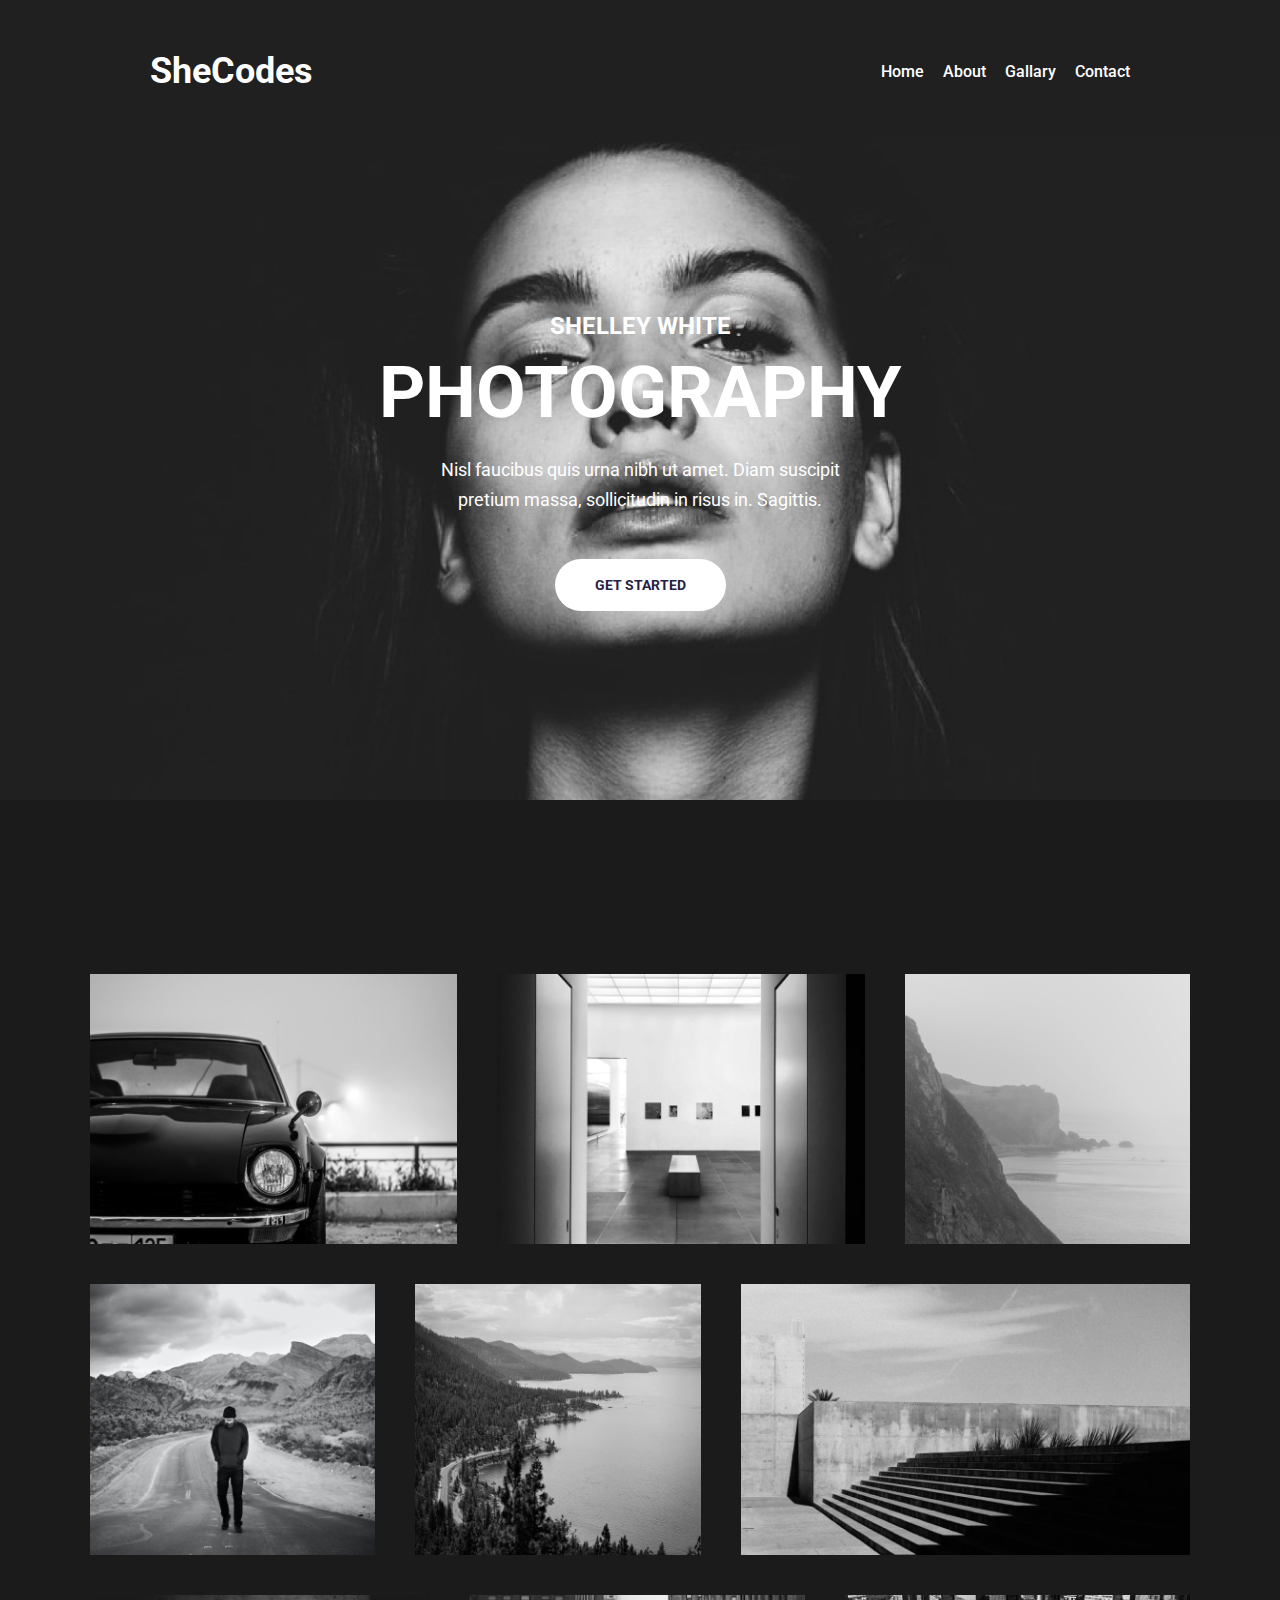
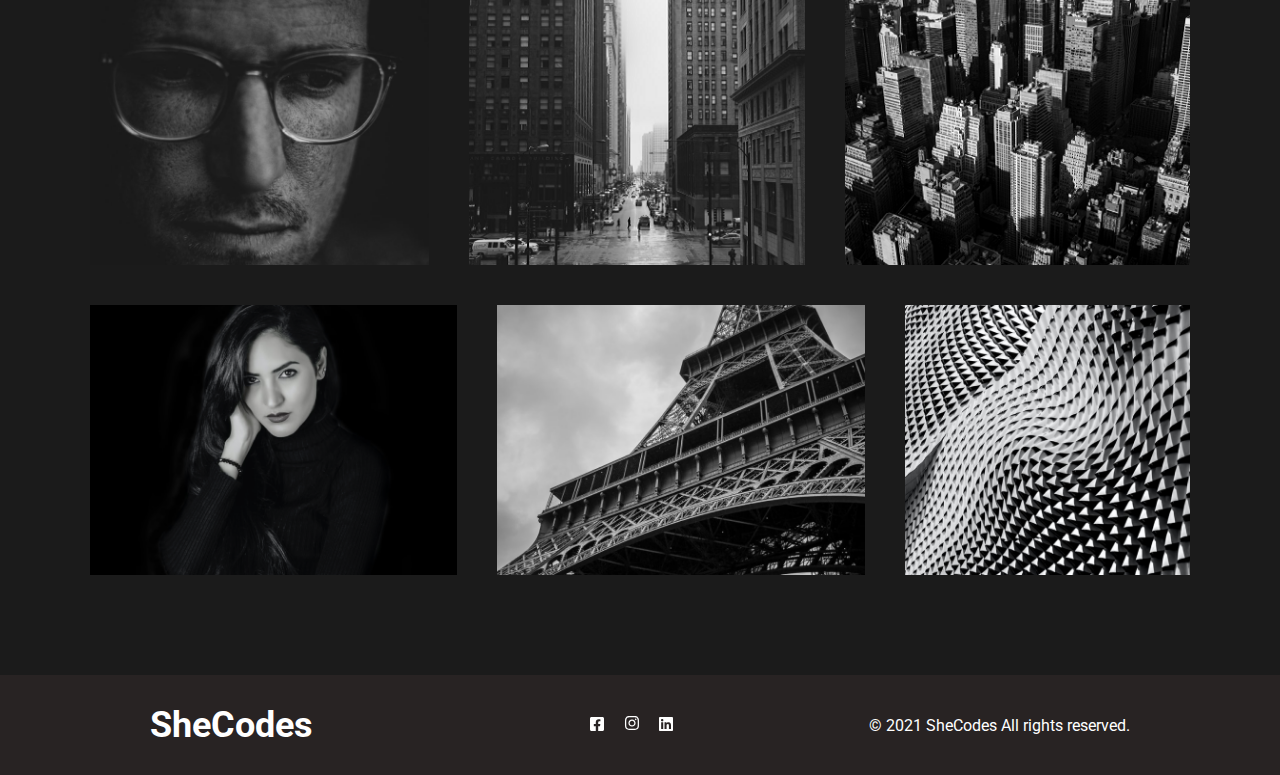
<file: index.html>
<!DOCTYPE html>
<html lang="en">

<head>
	<meta charset="UTF-8">
	<meta http-equiv="X-UA-Compatible" content="IE=edge">
	<meta name="viewport" content="width=device-width, initial-scale=1.0">
	<link rel="preconnect" href="https://fonts.googleapis.com">
	<link rel="preconnect" href="https://fonts.gstatic.com" crossorigin>
	<link href="https://fonts.googleapis.com/css2?family=Roboto:wght@400;500;700&display=swap" rel="stylesheet">
	<link rel="stylesheet" href="src/style.css">
	<title>Portfolio home</title>
</head>

<body>
	
		<header class="header">
			<div class="header__container">
				<div class="header__logo">SheCodes</div>
				<nav class="header__items">
					<a class="header__item" href="/">Home</a>
					<a class="header__item" href="pages/about.html">About</a>
					<a class="header__item" href="/pages/gallary.html">Gallary</a>
					<a class="header__item" href="/pages/contact.html">Contact</a>
				</nav>
			</div>
		</header>
		<main class="main">
			<div class="main_bg">
				<img src="img/bg.jpg" alt="bg">
			</div>
			<div class="main_conteiner">
				<div class="name">SHELLEY WHITE</div>
				<div class="title">PHOTOGRAPHY</div>
				<div class="subtitle">Nisl faucibus quis urna nibh ut amet. Diam suscipit<br>pretium massa, sollicitudin in
					risus in. Sagittis.</div>
				<div class="button">
					<a href"" class="button_but">Get Started</a>
				</div>
			</div>
		</main>
		<section class="section">
         <div class="section__pictures">
			   <div class="picture__container">
					<div class="image"><img src="img/1car.png" alt="car"></div>
					<div class="image"><img src="img/1room.png" alt="room"></div>
					<div class="image"><img src="img/1sea.png" alt="sea"></div>
				</div>
				<div class="picture__container">
					<div class="image"><img src="img/2man.png" alt="man"></div>
					<div class="image"><img src="img/2mountain.png" alt="mountain"></div>
					<div class="image"><img src="img/2stairs.png" alt="stairs"></div>
				</div>
				<div class="picture__container">
					<div class="image"><img src="img/3face.png" alt="face"></div>
					<div class="image"><img src="img/3city.png" alt="city"></div>
					<div class="image"><img src="img/3skyscraper.png" alt="skyscraper"></div>
				</div>
				<div class="picture__container">
					<div class="image"><img src="img/4women.png" alt="women"></div>
					<div class="image"><img class="image_room" src="img/4franch.png" alt="franch"></div>
					<div class="image"><img src="img/4abstract.png" alt="abstract"></div>
				</div>
			</div>
		</section>
		
	
	   <footer class="footer__container">
		<div class="footer__name">SheCodes</div>
		<div class="footer__images">
				<div class="footer_image">
					<a href="" class="footer_img">
						<img src="img/face.svg" alt="face">
					</a>
				</div>
				<div class="footer_image">
					<a href="" class="footer_img">
						<img src="img/inst.svg" alt="inst">
					</a>
				</div>
				<div class="footer_image">
					<a href="" class="footer_img">
						<img src="img/inin.svg" alt="inin">
					</a>
				</div>
		</div>
		<div class="footer__text">© 2021 SheCodes All rights reserved.</div>
	   </footer>
</body>

</html>
</file>
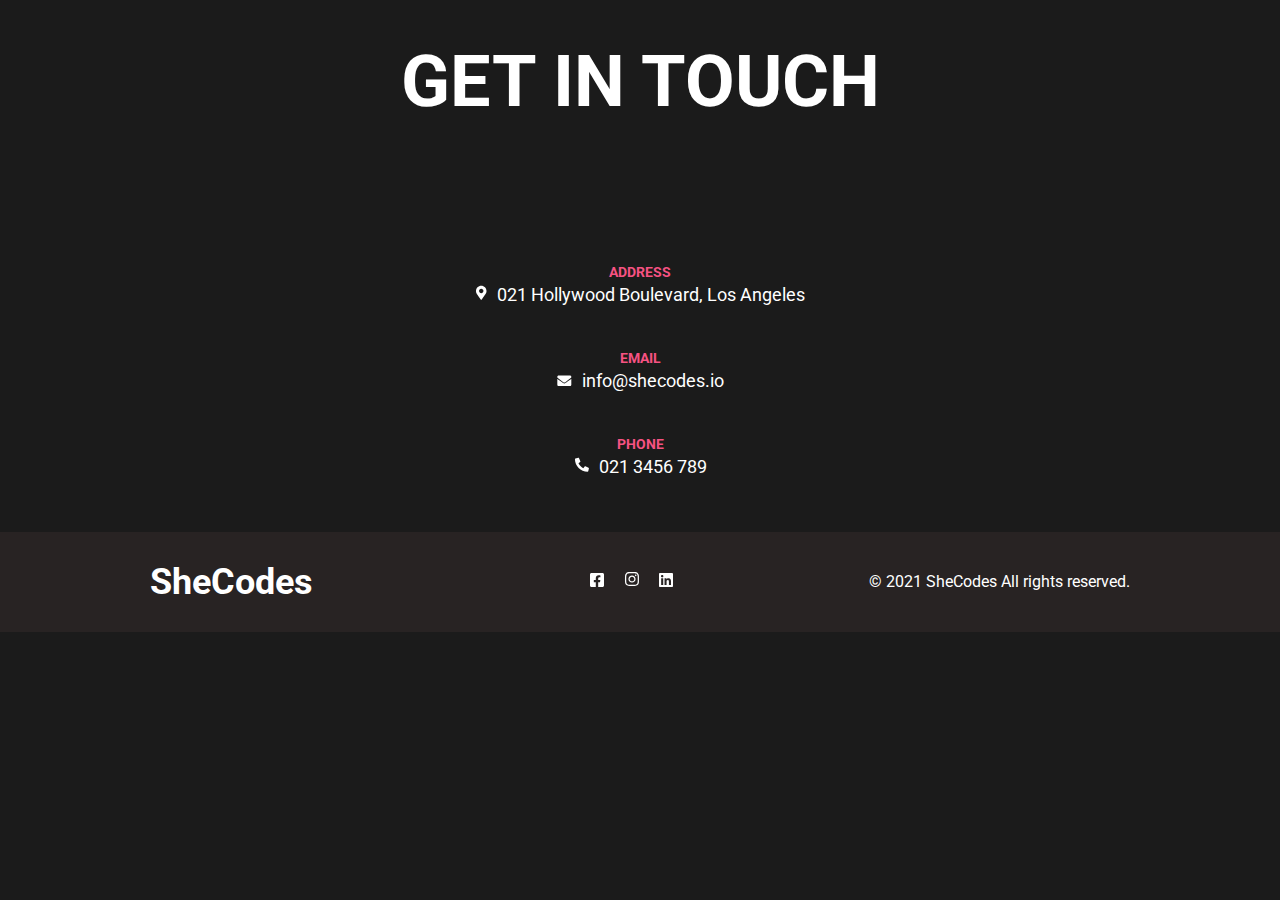
<file: pages/contact.html>
<!DOCTYPE html>
<html lang="en">

<head>
	<meta charset="UTF-8">
	<meta http-equiv="X-UA-Compatible" content="IE=edge">
	<meta name="viewport" content="width=device-width, initial-scale=1.0">
	<link rel="preconnect" href="https://fonts.googleapis.com">
	<link rel="preconnect" href="https://fonts.gstatic.com" crossorigin>
	<link href="https://fonts.googleapis.com/css2?family=Roboto:wght@400;500;700&display=swap" rel="stylesheet">
	<link rel="stylesheet" href="/src/style.css">
	<title>Portfolio home</title>
</head>

<body>
	<main class="contact">
		<div class="contact__container">
			<div class="contact__name">get in touch</div>
			<div class="contact__content">
				<div class="contact__text">
					<div class="contact__title">address</div>
					<div class="contact__block">
						<div class="contact__img">
							<img src="/img/address.svg" alt="address">
						</div>
						<div class="contact__subtitle">021 Hollywood Boulevard, Los Angeles</div>
					</div>
				</div>
				<div class="contact__text">
					<div class="contact__title">email</div>
					<div class="contact__block">
						<div class="contact__img">
							<img src="/img/mail.svg" alt="mail">
						</div>
						<div class="contact__subtitle">info@shecodes.io</div>
					</div>
				</div>
				<div class="contact__text">
					<div class="contact__title">phone</div>
					<div class="contact__block">
						<div class="contact__img">
							<img src="/img/phone.svg" alt="mail">
						</div>
						<div class="contact__subtitle">021 3456 789</div>
					</div>
				</div>
			</div>
		</div>
	</main>
		<footer class="footer__container">
			<div class="footer__name">SheCodes</div>
			<div class="footer__images">
				<div class="footer_image">
					<a href="" class="footer_img">
						<img src="/img/face.svg" alt="face">
					</a>
				</div>
				<div class="footer_image">
					<a href="" class="footer_img">
						<img src="/img/inst.svg" alt="inst">
					</a>
				</div>
				<div class="footer_image">
					<a href="" class="footer_img">
						<img src="/img/inin.svg" alt="inin">
					</a>
				</div>
			</div>
			<div class="footer__text">© 2021 SheCodes All rights reserved.</div>
	</footer>
</body>

</html>
</file>
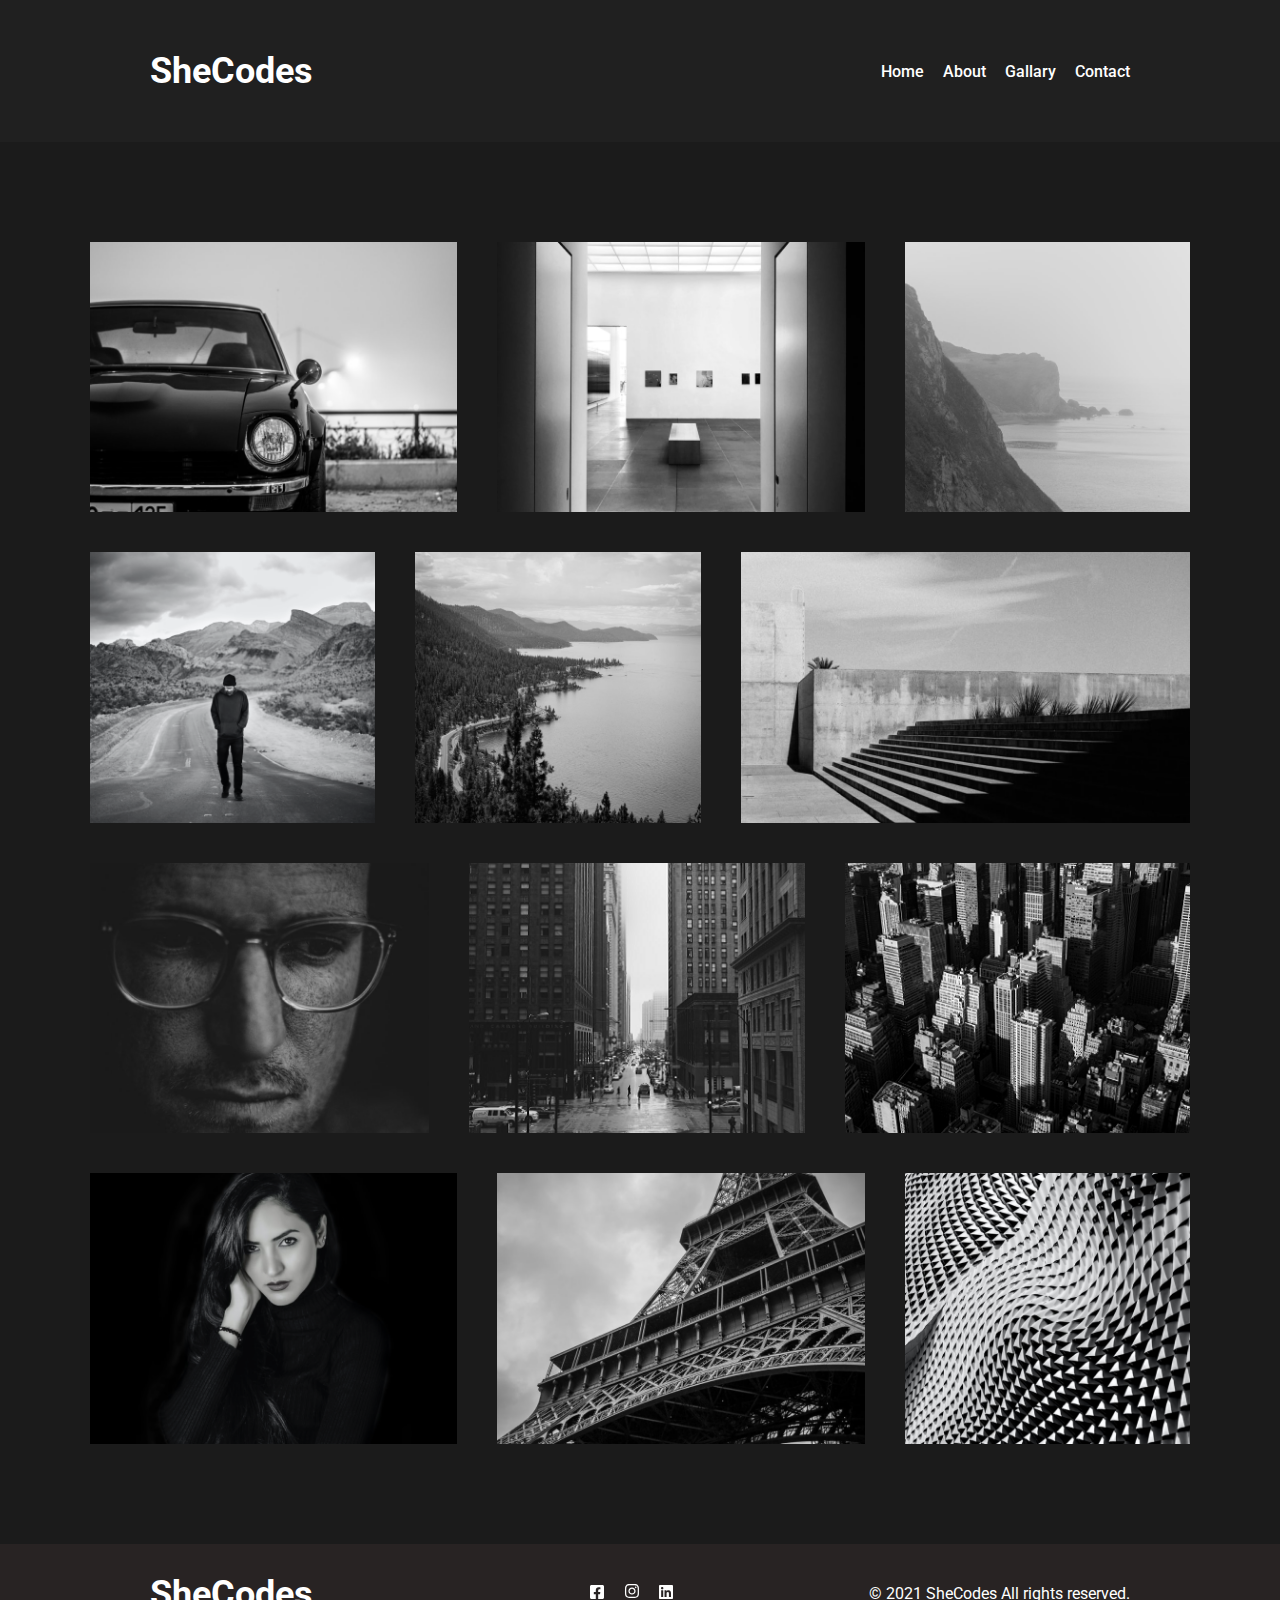
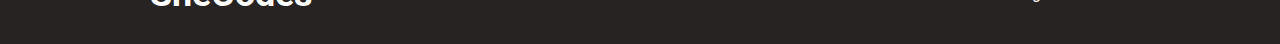
<file: pages/gallary.html>
<!DOCTYPE html>
<html lang="en">

<head>
	<meta charset="UTF-8">
	<meta http-equiv="X-UA-Compatible" content="IE=edge">
	<meta name="viewport" content="width=device-width, initial-scale=1.0">
	<link rel="preconnect" href="https://fonts.googleapis.com">
	<link rel="preconnect" href="https://fonts.gstatic.com" crossorigin>
	<link href="https://fonts.googleapis.com/css2?family=Roboto:wght@400;500;700&display=swap" rel="stylesheet">
	<link rel="stylesheet" href="/src/style.css">
	<title>Portfolio home</title>
</head>

<body>

	<header class="header">
		<div class="header__container">
			<div class="header__logo">SheCodes</div>
			<nav class="header__items">
				<a class="header__item" href="/index.html">Home</a>
				<a class="header__item" href="/pages/about.html">About</a>
				<a class="header__item" href="/pages">Gallary</a>
				<a class="header__item" href="/pages/contact.html">Contact</a>
			</nav>
		</div>
	</header>
	
	<section class="section">
		<div class="section__pictures">
			<div class="picture__container">
				<div class="image"><img src="/img/1car.png" alt="car"></div>
				<div class="image"><img src="/img/1room.png" alt="room"></div>
				<div class="image"><img src="/img/1sea.png" alt="sea"></div>
			</div>
			<div class="picture__container">
				<div class="image"><img src="/img/2man.png" alt="man"></div>
				<div class="image"><img src="/img/2mountain.png" alt="mountain"></div>
				<div class="image"><img src="/img/2stairs.png" alt="stairs"></div>
			</div>
			<div class="picture__container">
				<div class="image"><img src="/img/3face.png" alt="face"></div>
				<div class="image"><img src="/img/3city.png" alt="city"></div>
				<div class="image"><img src="/img/3skyscraper.png" alt="skyscraper"></div>
			</div>
			<div class="picture__container">
				<div class="image"><img src="/img/4women.png" alt="women"></div>
				<div class="image"><img class="image_room" src="/img/4franch.png" alt="franch"></div>
				<div class="image"><img src="/img/4abstract.png" alt="abstract"></div>
			</div>
		</div>
	</section>


	<footer class="footer__container">
		<div class="footer__name">SheCodes</div>
		<div class="footer__images">
			<div class="footer_image">
				<a href="" class="footer_img">
					<img src="/img/face.svg" alt="face">
				</a>
			</div>
			<div class="footer_image">
				<a href="" class="footer_img">
					<img src="/img/inst.svg" alt="inst">
				</a>
			</div>
			<div class="footer_image">
				<a href="" class="footer_img">
					<img src="/img/inin.svg" alt="inin">
				</a>
			</div>
		</div>
		<div class="footer__text">© 2021 SheCodes All rights reserved.</div>
	</footer>
</body>

</html>
</file>
<file: src/style.css>
html, body {
	color: #FFFFFF;
	font-family: 'Roboto', sans-serif;
	background-color: #1b1b1b;
	margin: 0;
	padding: 0;
}
*, *:before, *:after {
	box-sizing: border-box;
	
}
ul, li {
	list-style: none;
	
}
/* --------------------------------     HEADER     ------*/
.header {}
.header__container {
	position: relative;
	z-index: 2;
	display: flex;
	align-items: center;
	justify-content: space-between;
	padding: 50px 150px;
	background-color: #202020;
}
.header__logo {
	font-weight: 700;
	font-size: 36px;
}
.header__items {}
.header__items:not(:last-child) {
	margin: 0px 0px 0px 0px;
}
.header__item {
	text-decoration: none;
	color: #FFFFFF;
	font-size: 16px;
	font-weight: 500;
}
.header__item:not(:last-child) {
	margin: 0px 15px 0px 0px;
}
.header__item:hover {
	color: white;
	font-size: 18px;
	font-weight: 700;
}


/*----------------------------------     MAIN    -------*/
.main_conteiner {
	position: relative;
}
.main_bg img {
	position: absolute;
	top: 0;
	left: 0;
	max-width: 100%;
}
.name {
	font-weight: 700;
	font-size: 24px;
	text-align: center;
	margin-top: 170px;
	margin-bottom: 10px;
}
.title {
	font-weight: 700;
	font-size: 72px;
	text-align: center;
	margin-bottom: 20px;
}
.subtitle {
	font-weight: 400;
	font-size: 18px;
	line-height: 166%;
	text-align: center;
	margin-bottom: 60px;
}
.button {
	text-align: center;
	color: #272142;
	margin-bottom: 280px;
}
.button_but {
	text-transform: uppercase;
	font-weight: 700;
	font-size: 14px;
	padding: 18px 40px;
	border-radius: 50px;
	background: #FFFFFF;
}
.button:hover {
	color: #FFFFFF;
}
.button_but:hover {
	background: #adaaaa;
	font-size: 16px;
}

/*--------------------------------------      PICTURES     -------*/
.section {
	background-color: #1b1b1b;
	padding-bottom: 100px;
}
.section__pictures {
	display: flex;
	flex-direction: column;
	padding-top: 100px;
	margin: 0px 90px;
}
.picture__container {
   display: flex;
}
.picture__container:not(:last-child) {
	margin-bottom: 40px;
}
.image {
	flex: 1 1 auto;
	max-height: 280px;
}
.image:not(:last-child) {
	margin: 0px 40px 0px 0px;
}
.image img {
	height: 100%;
	width: 100%;
}



/*--------------------------   ABOUT     ---------------*/
.about_content {
	display: flex;
	align-items: center;
}
.about_bg {
	width: 700px;
}
.about_bg img {
	max-width: 100%;
}
.about_conteiner {
	width: 50%;
	margin: 0px 80px 0px 40px;
}
.about__text {
	font-weight: 700;
	font-size: 18px;
	line-height: 116%;
	color: #F65282;
	margin-bottom: 32px;
}
.about__title {
	font-weight: 700;
	font-size: 64px;
	line-height: 116%;
	text-transform: uppercase;
	margin-bottom: 34px;
}
.about__subtitle {
	font-weight: 400;
	font-size: 18px;
	line-height: 166%;
}
.about__icons {
	display: flex;
	margin: 55px 0px;
}
.about__cam {
	display: flex;
	background-color: #2D2727;
	max-width: 420px;
	justify-content: center;
	align-items: center;
}
.cam__img {
	margin: 15px 25px 15px 0px;
}
.cam__text {
	font-weight: 700;
	font-size: 18px;
	line-height: 166%;
}
.about__button {
	color: #272142;
	margin-top: 80px;
}



/*--------------------------   CONTACT     ---------------*/
.contact {}
.contact__container {
	display: flex;
	flex-direction: column;
	align-items: center;
}
.contact__name {
	font-weight: 700;
	font-size: 72px;
	line-height: 116%;
	text-transform: uppercase;
	margin: 40px 0px 90px 0px;
}
.contact__content {
	display: flex;
	flex-direction: column;	
	align-items: center;
	margin: 50px 0px;
}
.contact__text {
	text-align: center;
	
}
.contact__text:not(:last-child) {
	margin-bottom: 40px;
}
.contact__title {
	text-transform: uppercase;
	color: #F65282;
	font-weight: 700;
	font-size: 14px;
	line-height: 116%;
}
.contact__block {
	display: flex;
	align-items: center;
	text-align: center;
}
.contact__img {}
.contact__subtitle {
	font-weight: 400;
	font-size: 18px;
	line-height: 166%;
	margin-left: 10px;
}


/*-------------------------    FOOTER    -------------*/
.footer__container {
	display: flex;
	align-items: center;
	justify-content: space-between;
	padding: 50px 150px;
	background: #282323;
	height: 100px;
}
.footer__name {
	font-weight: 700;
	font-size: 36px;
}
.footer__images {
	display: flex;
	margin: 0px 0px 0px 80px;
}
.footer_image {
	margin: 0px 10px;
}
.footer__text {
	font-weight: 400;
	font-size: 16px;
}

/*---------------------      ADAPTIVE     --------------*/
@media (max-width: 1199.99px) {
	.header__container {
		padding: 40px 110px;
	}
	.button {
		margin-bottom: 200px;
	}
	.about__text {
		margin-bottom: 28px;
	}
	.about__title {
		font-size: 54px;
		margin-bottom: 28px;
	}
	.about__subtitle {
		font-size: 14px;
	}
	.section {
		padding-bottom: 70px;
	}
	.picture__container:not(:last-child) {
		margin-bottom: 30px;
	}
	.image:not(:last-child) {
		margin: 0px 30px 0px 0px;
	}
}
@media (max-width: 991.99px) {
	.header__container {
		padding: 30px 80px;
	}
	.title {
		font-size: 66px;
		margin-bottom: 15px;
	}
	.subtitle {
		font-size: 16px;
		margin-bottom: 45px;
	}
	.button_but {
		font-size: 12px;
		padding: 15px 30px;
	}
	.button {
		margin-bottom: 100px;
	}
	.about__title {
	font-size: 46px;
	}
	.about__subtitle {
	font-size: 12px;
	}
	.about__icons {
		margin: 30px 0px;
	}
	.cam__text {
		font-size: 14px;
	}
	.about__button {
		margin-top: 40px;
	}
	.section {
	padding-bottom: 30px;
	}
	.section__pictures {
		padding-top: 50px;
	}
	.picture__container:not(:last-child) {
		margin-bottom: 30px;
	}
	.image:not(:last-child) {
		margin: 0px 30px 0px 0px;
	}
	.contact__name {
		font-size: 64px;
		margin: 25px 0px 45px 0px;
	}
}

@media (max-width: 767.99px) {
	.header__container {
		padding: 20px 60px;
	}
	.name {
		margin-top: 80px;
	}
	.title {
		font-size: 50px;
		margin-bottom: 15px;
	}
	.subtitle {
		font-size: 13px;
		margin-bottom: 45px;
	}
	.button_but {
		font-size: 10px;
		padding: 10px 20px;
	}
	.button {
		margin-bottom: 100px;
	}
	.about_conteiner {
		margin: 0px 40px 0px 20px;
	}
	.about__text {
		font-size: 14px;
		margin-bottom: 18px;
	}
	.about__title {
		font-size: 28px;
	}
	.about__subtitle {
		font-size: 12px;
	}
	.about__icons {
		margin: 20px 0px;
	}
	.cam__text {
		font-size: 10px;
	}
	.about__button {
		margin-top: 20px;
	}
	.cam__img {
		margin: 5px 10px 5px 0px;
	}
	.section__pictures {
		margin: 0px 45px;
	}
	.section {
		padding-bottom: 20px;
	}
	.section__pictures {
		padding-top: 30px;
	}
	.picture__container:not(:last-child) {
		margin-bottom: 20px;
	}
	.image:not(:last-child) {
		margin: 0px 20px 0px 0px;
	}
	.contact__name {
		font-size: 48px;
		margin: 25px 0px 10px 0px;
	}
	.footer__container {
		padding: 25px 60px;
		height: 75px;
	}
	.footer__images {
		margin: 0px 0px 0px 35px;
	}
	.footer__name {
		font-size: 24px;
	}
	.footer__text {
		font-size: 14px;
	}
}
@media (max-width: 669.99px) {
	.header__container {
		padding: 10px 30px;
	}
	.header__logo {
		font-size: 24px;
	}
	.header__item {
		font-size: 12px;
	}
	.name {
		font-size: 18px;
	}
	.title {
		font-size: 40px;
	}
	.button {
		margin-bottom: 75px;
	}
	.footer__container {
		padding: 25px 45px;
		height: 50px;
	}
	.footer__images {
		margin: 0px 0px 0px 25px;
	}
	.footer__name {
		font-size: 20px;
	}
	.footer__text {
		font-size: 12px;
	}
	.about_content {
		flex-direction: column;
		text-align: center;
	}
	.about__icons {
		margin: 15px 0px 15px 100px;
	}
}
@media (max-width: 569.99px) {
	.name {
		margin-top: 40px;
	}
	.button {
		margin-bottom: 40px;
	}
	.section__pictures {
		margin: 0px 25px;
	}
	.about_conteiner {
		width: 100%;
	}
	.about_bg {
		display: none;
	}
	.about__text {
		margin: 10px;
	}
	.about__subtitle {
		margin: 0px 20px;
	}
	.about__icons {
		margin: 15px 0px 15px 230px;
	}
	.about__cam {
		max-width: 250px;
		margin: 0px 0px 0px 150px;
	}
}
@media (max-width: 494.99px) {
	.title {
		font-size: 30px;
	}
	.subtitle {
		font-size: 11px;
		margin-bottom: 15px;
	}
	.about__cam {
		max-width: 250px;
		margin: 0px 0px 0px 115px;
	}
	.about__icons {
		margin: 15px 0px 15px 180px;
	}
	.picture__container {
		margin-bottom: 5px;
	}
	.image:not(:last-child) {
		margin: 0px 10px 0px 0px;
	}
	.section__pictures {
		padding-top: 15px;
	}
}
@media (max-width: 494.99px) {
	.name {
		margin-top: 20px;
	}
	.button {
		margin-bottom: 20px;
	}
	.button_but {
		font-size: 8px;
		padding: 8px 12px;
	}
	.footer__container {
		padding: 15px 20px;
	}
	.footer__text {
		font-size: 9px;
		text-align: center;
	}
	.section__pictures {
		padding-top: 40px;
	}
	.header__logo {
		font-size: 18px;
	}
	.header__item {
		font-size: 10px;
	}
	.header__item:hover {
		font-size: 12px;
	}
	.contact__name {
		font-size: 26px;
	}
}
</file>
